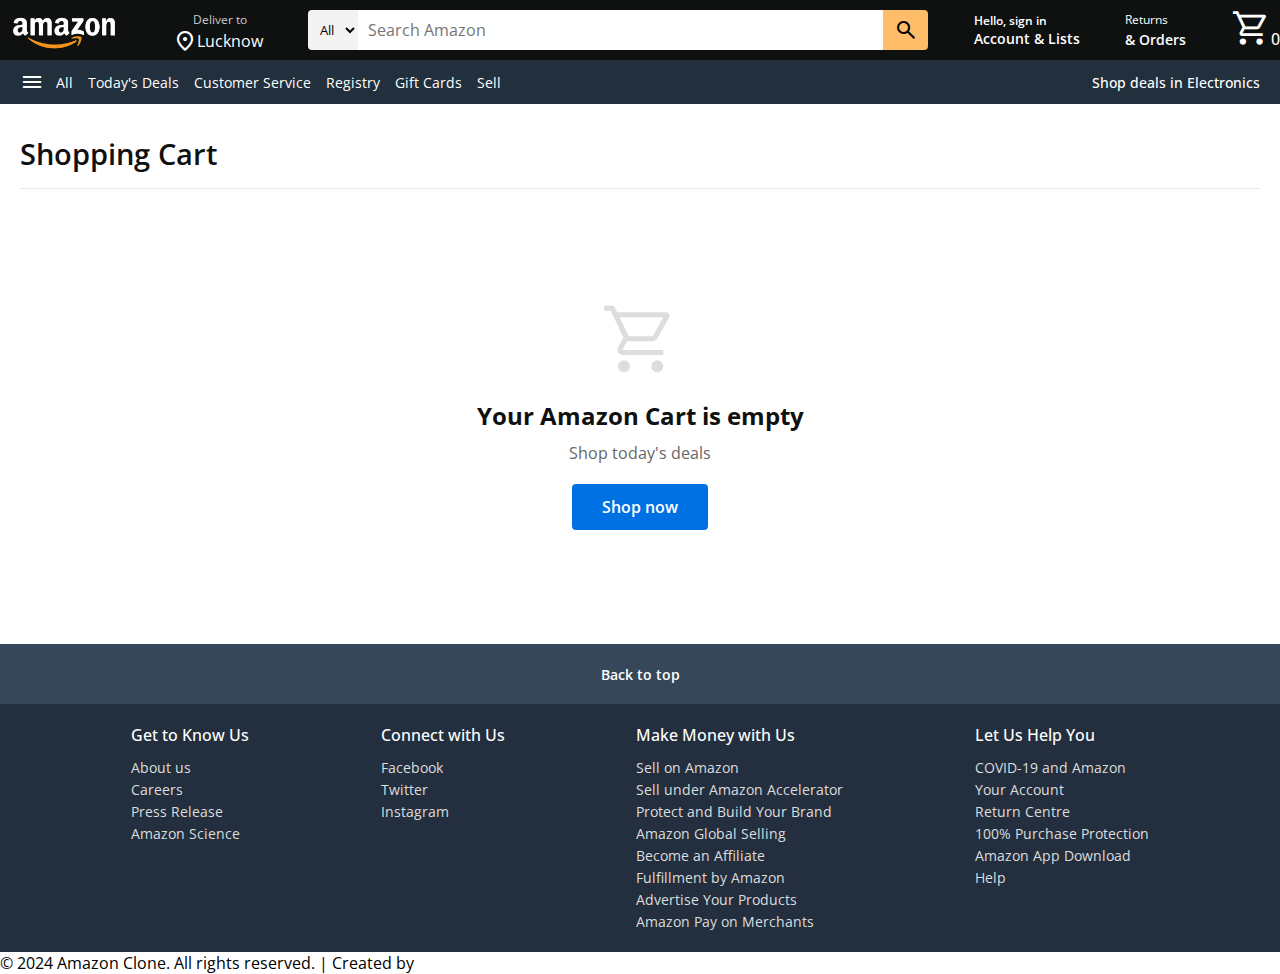
<file: cart.html>
<!DOCTYPE html>
<html lang="en">

<head>
    <meta charset="UTF-8">
    <meta name="viewport" content="width=device-width, initial-scale=1.0">
    <meta name="description"
        content="View and manage your shopping cart at Amazon Clone. Review your items and proceed to checkout.">
    <title>Shopping Cart | Amazon Clone</title>
    <link rel="stylesheet"
        href="https://fonts.googleapis.com/css2?family=Material+Symbols+Outlined:opsz,wght,FILL,GRAD@20..48,100..700,0..1,-50..200">
    <link rel="stylesheet" href="assets/css/styles.css">
    <link rel="icon" href="assets/images/amazon_logo.png" type="image/png">
</head>

<body>
    <header>
        <nav class="navbar">
            <div class="nav-logo">
                <a href="index.html"><img src="assets/images/amazon_logo.png" alt="Amazon Logo"></a>
            </div>

            <div class="address">
                <a href="#" class="deliver">Deliver to</a>
                <div class="map-icon">
                    <span class="material-symbols-outlined">location_on</span>
                    <a href="#" class="location">Lucknow</a>
                </div>
            </div>

            <div class="nav-search">
                <select class="select-search" aria-label="Search in">
                    <option>All</option>
                    <option>All Categories</option>
                    <option>Amazon Devices</option>
                    <option>Electronics</option>
                    <option>Fashion</option>
                    <option>Home & Kitchen</option>
                    <option>Sports & Outdoors</option>
                    <option>Books</option>
                </select>
                <input type="text" placeholder="Search Amazon" class="search-input" aria-label="Search Amazon">
                <div class="search-icon" role="button" aria-label="Search">
                    <span class="material-symbols-outlined">search</span>
                </div>
            </div>

            <div class="sign-in">
                <a href="login.html">
                    <p>Hello, sign in</p>
                    <span>Account & Lists</span>
                </a>
            </div>

            <div class="returns">
                <a href="#">
                    <p>Returns</p>
                    <span>& Orders</span>
                </a>
            </div>

            <div class="cart">
                <a href="cart.html" aria-label="Cart">
                    <span class="material-symbols-outlined cart-icon">shopping_cart</span>
                </a>
                <p id="cart-count">0</p>
            </div>
        </nav>

        <div class="banner">
            <div class="banner-content">
                <div class="panel" role="button" tabindex="0">
                    <span class="material-symbols-outlined">menu</span>
                    <a href="#">All</a>
                </div>

                <ul class="links" role="navigation">
                    <li><a href="#">Today's Deals</a></li>
                    <li><a href="#">Customer Service</a></li>
                    <li><a href="#">Registry</a></li>
                    <li><a href="#">Gift Cards</a></li>
                    <li><a href="#">Sell</a></li>
                </ul>
                <div class="deals">
                    <a href="#">Shop deals in Electronics</a>
                </div>
            </div>
        </div>
    </header>

    <main class="cart-main">
        <h1 class="cart-title">Shopping Cart</h1>

        <div class="cart-container">
            <div class="cart-items" id="cart-items">
                <!-- Cart items will be loaded here -->
            </div>

            <div class="cart-summary">
                <div class="summary-card">
                    <h2>Order Summary</h2>
                    <div class="summary-row">
                        <span>Subtotal (<span id="item-count">0</span> items):</span>
                        <span id="subtotal">$0.00</span>
                    </div>
                    <div class="summary-row">
                        <span>Shipping:</span>
                        <span id="shipping">$0.00</span>
                    </div>
                    <div class="summary-row">
                        <span>Tax:</span>
                        <span id="tax">$0.00</span>
                    </div>
                    <div class="summary-row total">
                        <span>Total:</span>
                        <span id="total">$0.00</span>
                    </div>
                    <button class="checkout-btn" id="checkout-btn">Proceed to Checkout</button>
                    <a href="index.html" class="continue-shopping">Continue Shopping</a>
                </div>
            </div>
        </div>

        <div class="cart-empty" id="cart-empty" style="display: none;">
            <div class="empty-cart-content">
                <span class="material-symbols-outlined empty-icon">shopping_cart</span>
                <h2>Your Amazon Cart is empty</h2>
                <p>Shop today's deals</p>
                <a href="index.html" class="shop-now-btn">Shop now</a>
            </div>
        </div>
    </main>

    <footer>
        <a href="#" class="footer-title" id="back-to-top">
            Back to top
        </a>
        <div class="footer-items">
            <ul>
                <h3>Get to Know Us</h3>
                <li><a href="#">About us</a></li>
                <li><a href="#">Careers</a></li>
                <li><a href="#">Press Release</a></li>
                <li><a href="#">Amazon Science</a></li>
            </ul>
            <ul>
                <h3>Connect with Us</h3>
                <li><a href="#" target="_blank" rel="noopener">Facebook</a></li>
                <li><a href="#" target="_blank" rel="noopener">Twitter</a></li>
                <li><a href="#" target="_blank" rel="noopener">Instagram</a></li>
            </ul>
            <ul>
                <h3>Make Money with Us</h3>
                <li><a href="#">Sell on Amazon</a></li>
                <li><a href="#">Sell under Amazon Accelerator</a></li>
                <li><a href="#">Protect and Build Your Brand</a></li>
                <li><a href="#">Amazon Global Selling</a></li>
                <li><a href="#">Become an Affiliate</a></li>
                <li><a href="#">Fulfillment by Amazon</a></li>
                <li><a href="#">Advertise Your Products</a></li>
                <li><a href="#">Amazon Pay on Merchants</a></li>
            </ul>
            <ul>
                <h3>Let Us Help You</h3>
                <li><a href="#">COVID-19 and Amazon</a></li>
                <li><a href="#">Your Account</a></li>
                <li><a href="#">Return Centre</a></li>
                <li><a href="#">100% Purchase Protection</a></li>
                <li><a href="#">Amazon App Download</a></li>
                <li><a href="#">Help</a></li>
            </ul>
        </div>
        <div class="footer-bottom">
            <p>&copy; 2024 Amazon Clone. All rights reserved. | Created by <a href="#">Akash Vimal</a></p>
        </div>
    </footer>

    <script src="assets/js/main.js"></script>
    <script src="assets/js/cart.js"></script>
</body>

</html>
</file>
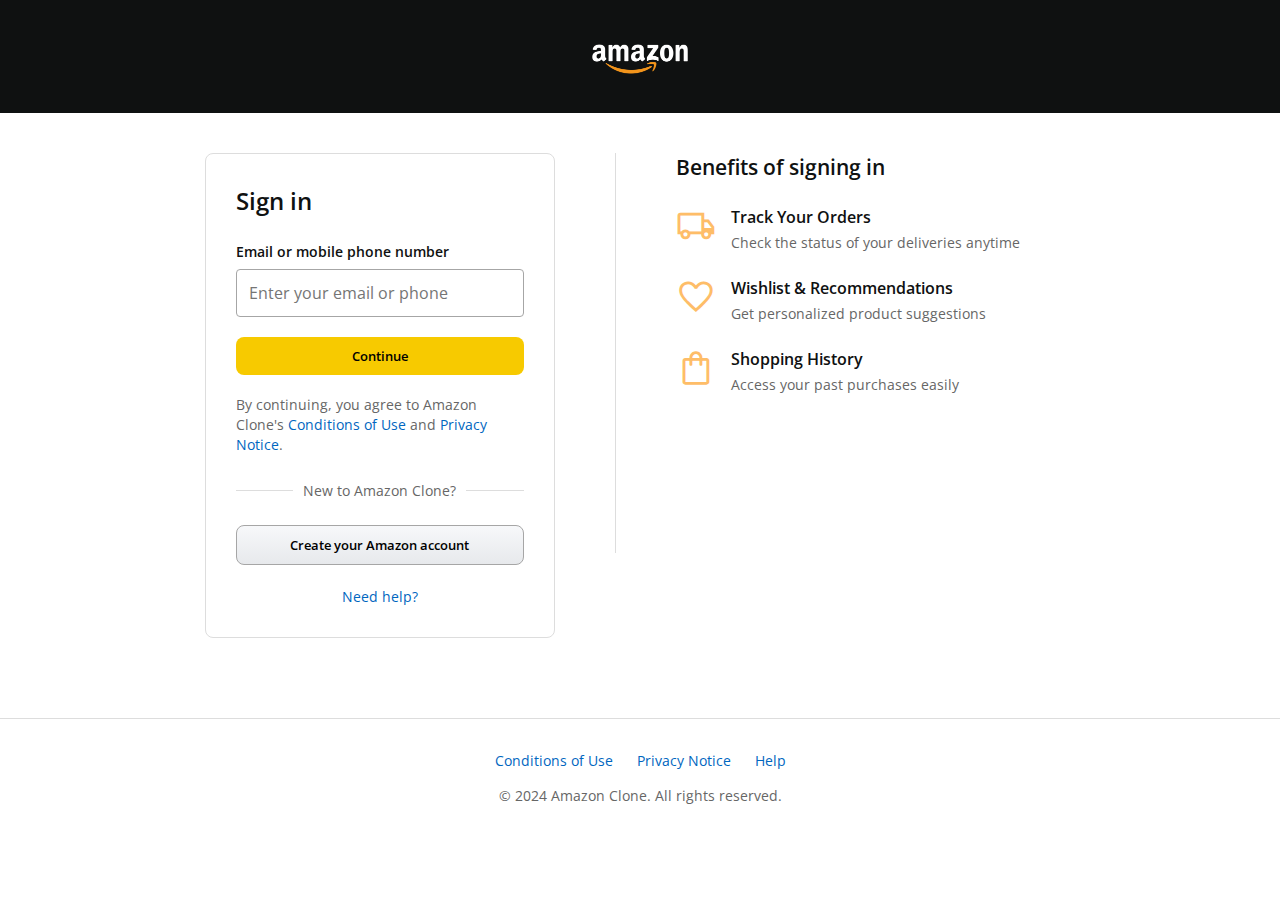
<file: login.html>
<!DOCTYPE html>
<html lang="en">

<head>
    <meta charset="UTF-8">
    <meta name="viewport" content="width=device-width, initial-scale=1.0">
    <meta name="description"
        content="Sign in to your Amazon Clone account to access your orders, recommendations, and more.">
    <title>Sign In | Amazon Clone</title>
    <link rel="stylesheet"
        href="https://fonts.googleapis.com/css2?family=Material+Symbols+Outlined:opsz,wght,FILL,GRAD@20..48,100..700,0..1,-50..200">
    <link rel="stylesheet" href="assets/css/styles.css">
    <link rel="icon" href="assets/images/amazon_logo.png" type="image/png">
</head>

<body class="login-page">
    <header class="login-header">
        <div class="nav-logo">
            <a href="index.html"><img src="assets/images/amazon_logo.png" alt="Amazon Logo"></a>
        </div>
    </header>

    <main class="login-main">
        <div class="login-container">
            <h1>Sign in</h1>

            <form class="login-form" id="login-form">
                <div class="form-group">
                    <label for="email">Email or mobile phone number</label>
                    <input type="email" id="email" name="email" required placeholder="Enter your email or phone">
                    <span class="error-message" id="email-error"></span>
                </div>

                <button type="submit" class="continue-btn">Continue</button>

                <p class="conditions">
                    By continuing, you agree to Amazon Clone's <a href="#">Conditions of Use</a> and <a href="#">Privacy
                        Notice</a>.
                </p>
            </form>

            <div class="divider">
                <span>New to Amazon Clone?</span>
            </div>

            <button class="create-account-btn" id="create-account-btn">Create your Amazon account</button>

            <div class="login-help">
                <a href="#">Need help?</a>
            </div>
        </div>

        <div class="login-divider"></div>

        <div class="benefits-section">
            <h2>Benefits of signing in</h2>
            <ul class="benefits-list">
                <li>
                    <span class="material-symbols-outlined">local_shipping</span>
                    <div>
                        <h3>Track Your Orders</h3>
                        <p>Check the status of your deliveries anytime</p>
                    </div>
                </li>
                <li>
                    <span class="material-symbols-outlined">favorite</span>
                    <div>
                        <h3>Wishlist & Recommendations</h3>
                        <p>Get personalized product suggestions</p>
                    </div>
                </li>
                <li>
                    <span class="material-symbols-outlined">shopping_bag</span>
                    <div>
                        <h3>Shopping History</h3>
                        <p>Access your past purchases easily</p>
                    </div>
                </li>
            </ul>
        </div>
    </main>

    <footer class="login-footer">
        <div class="footer-links">
            <a href="#">Conditions of Use</a>
            <a href="#">Privacy Notice</a>
            <a href="#">Help</a>
        </div>
        <p>&copy; 2024 Amazon Clone. All rights reserved.</p>
    </footer>

    <script src="assets/js/main.js"></script>
    <script src="assets/js/login.js"></script>
</body>

</html>
</file>
<file: assets/css/styles.css>
@import url("https://fonts.googleapis.com/css2?family=Open+Sans:wght@200;300;400;500;600;700&display=swap");

* {
  margin: 0;
  padding: 0;
  box-sizing: border-box;
  font-family: "Open Sans", sans-serif;
}

html {
  scroll-behavior: smooth;
}

a {
  text-decoration: none;
  color: #fff;
}

a:hover {
  color: #ddd;
}

/* Header or Navbar */
header {
  width: 100%;
  background-color: #0f1111;
}

.navbar {
  height: 60px;
  display: flex;
  align-items: center;
  justify-content: space-between;
  cursor: pointer;
  color: #fff;
  max-width: 1280px;
  margin: 0 auto;
}

.nav-logo img {
  margin-top: 10px;
  width: 128px;
}

.address .deliver {
  margin-left: 20px;
  font-size: 0.75rem;
  color: #ccc;
}

.address .map-icon {
  display: flex;
  align-items: center;
}


.nav-search {
  display: flex;
  justify-content: space-evenly;
  max-width: 620px;
  width: 100%;
  height: 40px;
  border-radius: 4px;
}

.select-search {
  background: #f3f3f3;
  width: 50px;
  text-align: center;
  border-top-left-radius: 4px;
  border-bottom-left-radius: 4px;
  border: none;
}

.search-input {
  max-width: 600px;
  width: 100%;
  font-size: 1rem;
  border: none;
  outline: none;
  padding-left: 10px;
}

.search-icon {
  max-width: 45px;
  width: 100%;
  display: flex;
  justify-content: center;
  align-items: center;
  font-size: 1.2rem;
  background: #febd68;
  color: #000;
  cursor: pointer;
  border-top-right-radius: 4px;
  border-bottom-right-radius: 4px;
}

.sign-in p,
.returns p {
  font-size: 0.75rem;
}

.sign-in,
.returns span {
  font-size: 0.875rem;
  font-weight: 600;
}

.cart {
  display: flex;
}

.cart .cart-icon {
  font-size: 2.5rem
}

.cart p {
  margin-top: 20px;
  font-weight: 500;
}

.banner {
  padding: 10px 20px;
  background: #222f3d;
  color: #fff;
  font-size: 0.875rem;
}

.banner-content {
  margin: 0 auto;
  max-width: 1280px;
  display: flex;
  align-items: center;
  justify-content: space-between;
}

.panel {
  max-width: 1280px;
  display: flex;
  align-items: center;
  gap: 5px;
  cursor: pointer;
}

.panel span {
  margin-right: 7px;
}

.links {
  display: flex;
  align-items: center;
  list-style: none;
  gap: 15px;
  flex-grow: 1;
  margin-left: 15px;
}

.links a {
  padding: 10px 0;
}

.deals a {
  font-size: 0.9rem;
  font-weight: 500;
  white-space: nowrap;
}

/* Hero Section */
.hero-section {
  height: 400px;
  background-image: url("../images/hero-img.jpg");
  background-position: center;
  background-size: cover;
}

/* Shop Section */
.shop-section {
  display: flex;
  align-items: center;
  flex-direction: column;
  background-color: #f3f3f3;
  padding: 50px 0;
}

.shop-images {
  display: grid;
  grid-template-columns: repeat(auto-fit, minmax(250px, 1fr));
  gap: 40px;
  max-width: 1280px;
  width: 100%;
}

.shop-link {
  background-color: #fff;
  padding: 30px;
  display: flex;
  cursor: pointer;
  flex-direction: column;
  white-space: nowrap;
}


.shop-link img {
  width: 100%;
  height: 280px;
  object-fit: cover;
  margin-bottom: 10px;
}

.shop-link h3 {
  margin-bottom: 10px;
}

.shop-link a {
  display: inline-block;
  margin-top: 10px;
  font-size: 0.9rem;
  color: blue;
  font-weight: 500;
  transition: color 0.3s ease;
}

.shop-link:hover a {
  color: #c7511f;
  text-decoration: underline;
}

/* Footer */
.footer-title {
  display: flex;
  align-items: center;
  justify-content: center;
  background-color: #37475a;
  color: #fff;
  font-size: 0.875rem;
  font-weight: 600;
  height: 60px;
}

.footer-items {
  display: flex;
  justify-content: space-evenly;
  width: 100%;
  margin: 0 auto;
  background: #232f3e;
}

.footer-items h3 {
  font-size: 1rem;
  font-weight: 500;
  color: #fff;
  margin: 20px 0 10px 0;
}

.footer-items ul {
  list-style: none;
  margin-bottom: 20px;
}

.footer-items li a {
  color: #ddd;
  font-size: 0.875rem;
}

.footer-items li a:hover {
  text-decoration: underline;
}
</file>
